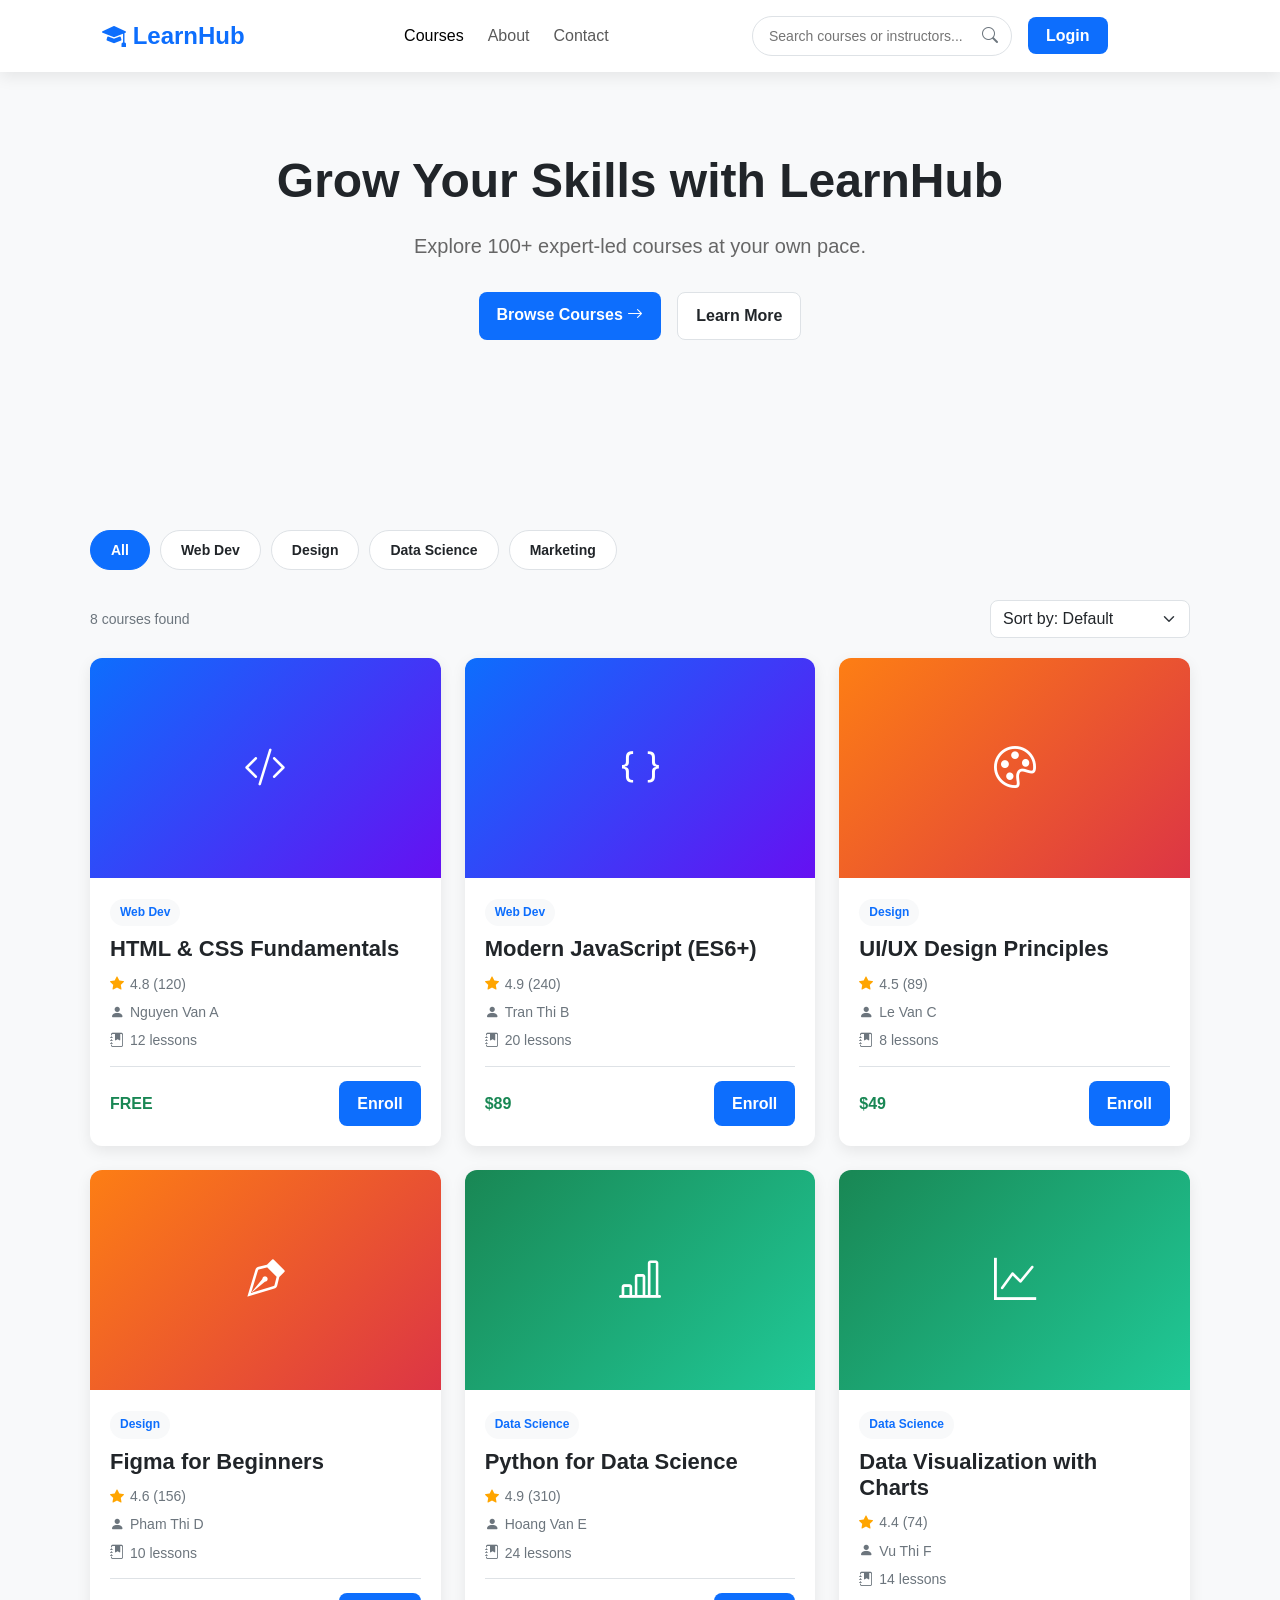
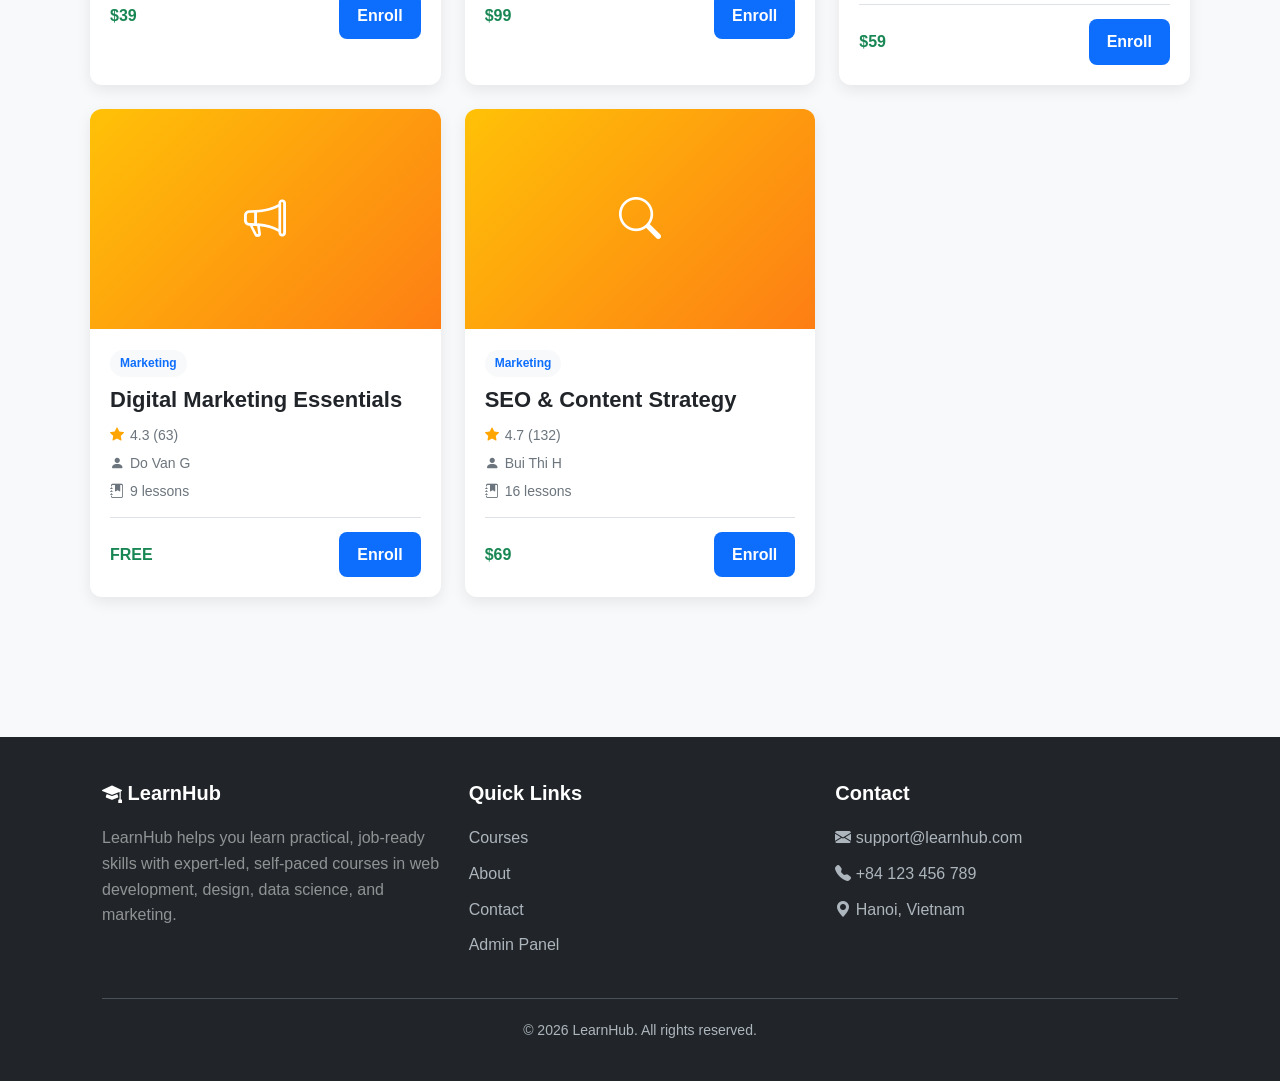
<file: FE/index.html>
<!doctype html>
<html lang="en">
    <head>
        <meta charset="UTF-8" />
        <meta name="viewport" content="width=device-width, initial-scale=1.0" />
        <title>LearnHub — Online Learning Platform</title>

        <!-- Bootstrap 5 CSS (CDN) -->
        <link
            href="https://cdn.jsdelivr.net/npm/bootstrap@5.3.3/dist/css/bootstrap.min.css"
            rel="stylesheet"
        />
        <!-- Bootstrap Icons (CDN) -->
        <link
            rel="stylesheet"
            href="https://cdn.jsdelivr.net/npm/bootstrap-icons@1.11.3/font/bootstrap-icons.css"
        />
        <!-- Shared custom styles -->
        <link rel="stylesheet" href="Style.css" />
    </head>
    <body>
        <!-- ===================== NAVBAR ===================== -->
        <nav class="navbar navbar-expand-lg sticky-top">
            <div class="container">
                <a class="navbar-brand fs-4" href="index.html">
                    <i class="bi bi-mortarboard-fill"></i> LearnHub
                </a>

                <button
                    class="navbar-toggler"
                    type="button"
                    data-bs-toggle="collapse"
                    data-bs-target="#navMenu"
                    aria-controls="navMenu"
                    aria-expanded="false"
                    aria-label="Toggle navigation"
                >
                    <span class="navbar-toggler-icon"></span>
                </button>

                <div class="collapse navbar-collapse" id="navMenu">
                    <ul class="navbar-nav mx-auto mb-3 mb-lg-0 gap-lg-2">
                        <li class="nav-item">
                            <a class="nav-link active" href="index.html"
                                >Courses</a
                            >
                        </li>
                        <li class="nav-item">
                            <a class="nav-link" href="#about">About</a>
                        </li>
                        <li class="nav-item">
                            <a class="nav-link" href="#contact">Contact</a>
                        </li>
                    </ul>

                    <div class="d-flex align-items-center gap-3">
                        <div class="search-wrapper" id="searchWrapper">
                            <input
                                type="text"
                                id="searchInput"
                                class="search-input"
                                placeholder="Search courses or instructors..."
                                aria-label="Search courses"
                            />
                            <i class="bi bi-search search-icon"></i>
                            <button
                                class="search-clear"
                                id="searchClear"
                                aria-label="Clear search"
                            >
                                <i class="bi bi-x-circle-fill"></i>
                            </button>
                        </div>
                        <div class="auth-nav-slot" data-auth-nav>
                            <a
                                class="btn-custom btn-primary-custom"
                                href="login.html"
                                >Login</a
                            >
                        </div>
                    </div>
                </div>
            </div>
        </nav>

        <!-- ===================== HERO ===================== -->
        <header class="hero bg-light-custom">
            <div class="container text-center">
                <h1 class="hero-title">Grow Your Skills with LearnHub</h1>
                <p class="hero-text fs-5">
                    Explore 100+ expert-led courses at your own pace.
                </p>
                <div class="d-flex justify-content-center gap-3 flex-wrap">
                    <a href="#courses" class="btn-custom btn-primary-custom">
                        Browse Courses <i class="bi bi-arrow-right"></i>
                    </a>
                    <a
                        href="#about"
                        class="btn-custom"
                        style="
                            background: var(--white);
                            border: 1px solid var(--border);
                        "
                    >
                        Learn More
                    </a>
                </div>
            </div>
        </header>

        <!-- ===================== COURSE LISTING ===================== -->
        <main class="container section-padding" id="courses">
            <!-- Category tabs -->
            <div class="category-tabs">
                <button class="tab-btn active" data-category="All">All</button>
                <button class="tab-btn" data-category="Web Dev">Web Dev</button>
                <button class="tab-btn" data-category="Design">Design</button>
                <button class="tab-btn" data-category="Data Science">
                    Data Science
                </button>
                <button class="tab-btn" data-category="Marketing">
                    Marketing
                </button>
            </div>

            <!-- Toolbar: results count + sort -->
            <div class="toolbar">
                <span class="results-count" id="resultsCount"
                    >8 courses found</span
                >
                <select
                    class="form-select sort-select"
                    id="sortSelect"
                    aria-label="Sort courses"
                >
                    <option value="default">Sort by: Default</option>
                    <option value="price-asc">Price: Low to High</option>
                    <option value="price-desc">Price: High to Low</option>
                    <option value="rating-desc">Rating: High to Low</option>
                </select>
            </div>

            <!-- Course cards grid -->
            <div class="row g-4" id="courseGrid">
                <!-- Cards are injected here by app.js -->
            </div>

            <!-- Empty state -->
            <div class="no-courses" id="noCourses">
                <i class="bi bi-emoji-frown d-block"></i>
                <p class="fs-5 mb-0">No courses found</p>
                <p>Try a different search term or category.</p>
            </div>
        </main>

        <!-- ===================== FOOTER ===================== -->
        <footer id="contact">
            <div class="container">
                <div class="row g-4">
                    <div class="col-lg-4 col-md-6">
                        <div class="footer-title fs-5">
                            <i class="bi bi-mortarboard-fill"></i> LearnHub
                        </div>
                        <p class="text-white-50">
                            LearnHub helps you learn practical, job-ready skills
                            with expert-led, self-paced courses in web
                            development, design, data science, and marketing.
                        </p>
                    </div>
                    <div class="col-lg-4 col-md-6">
                        <div class="footer-title fs-5">Quick Links</div>
                        <a href="index.html" class="footer-link">Courses</a>
                        <a href="#about" class="footer-link">About</a>
                        <a href="#contact" class="footer-link">Contact</a>
                        <a href="admin.html" class="footer-link">Admin Panel</a>
                    </div>
                    <div class="col-lg-4 col-md-6">
                        <div class="footer-title fs-5">Contact</div>
                        <a
                            href="mailto:support@learnhub.com"
                            class="footer-link"
                        >
                            <i class="bi bi-envelope-fill"></i>
                            support@learnhub.com
                        </a>
                        <a href="tel:+84123456789" class="footer-link">
                            <i class="bi bi-telephone-fill"></i> +84 123 456 789
                        </a>
                        <a href="#" class="footer-link">
                            <i class="bi bi-geo-alt-fill"></i> Hanoi, Vietnam
                        </a>
                    </div>
                </div>
                <div class="footer-bottom">
                    &copy; 2026 LearnHub. All rights reserved.
                </div>
            </div>
        </footer>

        <!-- Bootstrap JS bundle (CDN) -->
        <script src="https://cdn.jsdelivr.net/npm/bootstrap@5.3.3/dist/js/bootstrap.bundle.min.js"></script>
        <!-- Shared app logic (data, render, filter, sort) -->
        <script src="app.js"></script>
    </body>
</html>
</file>
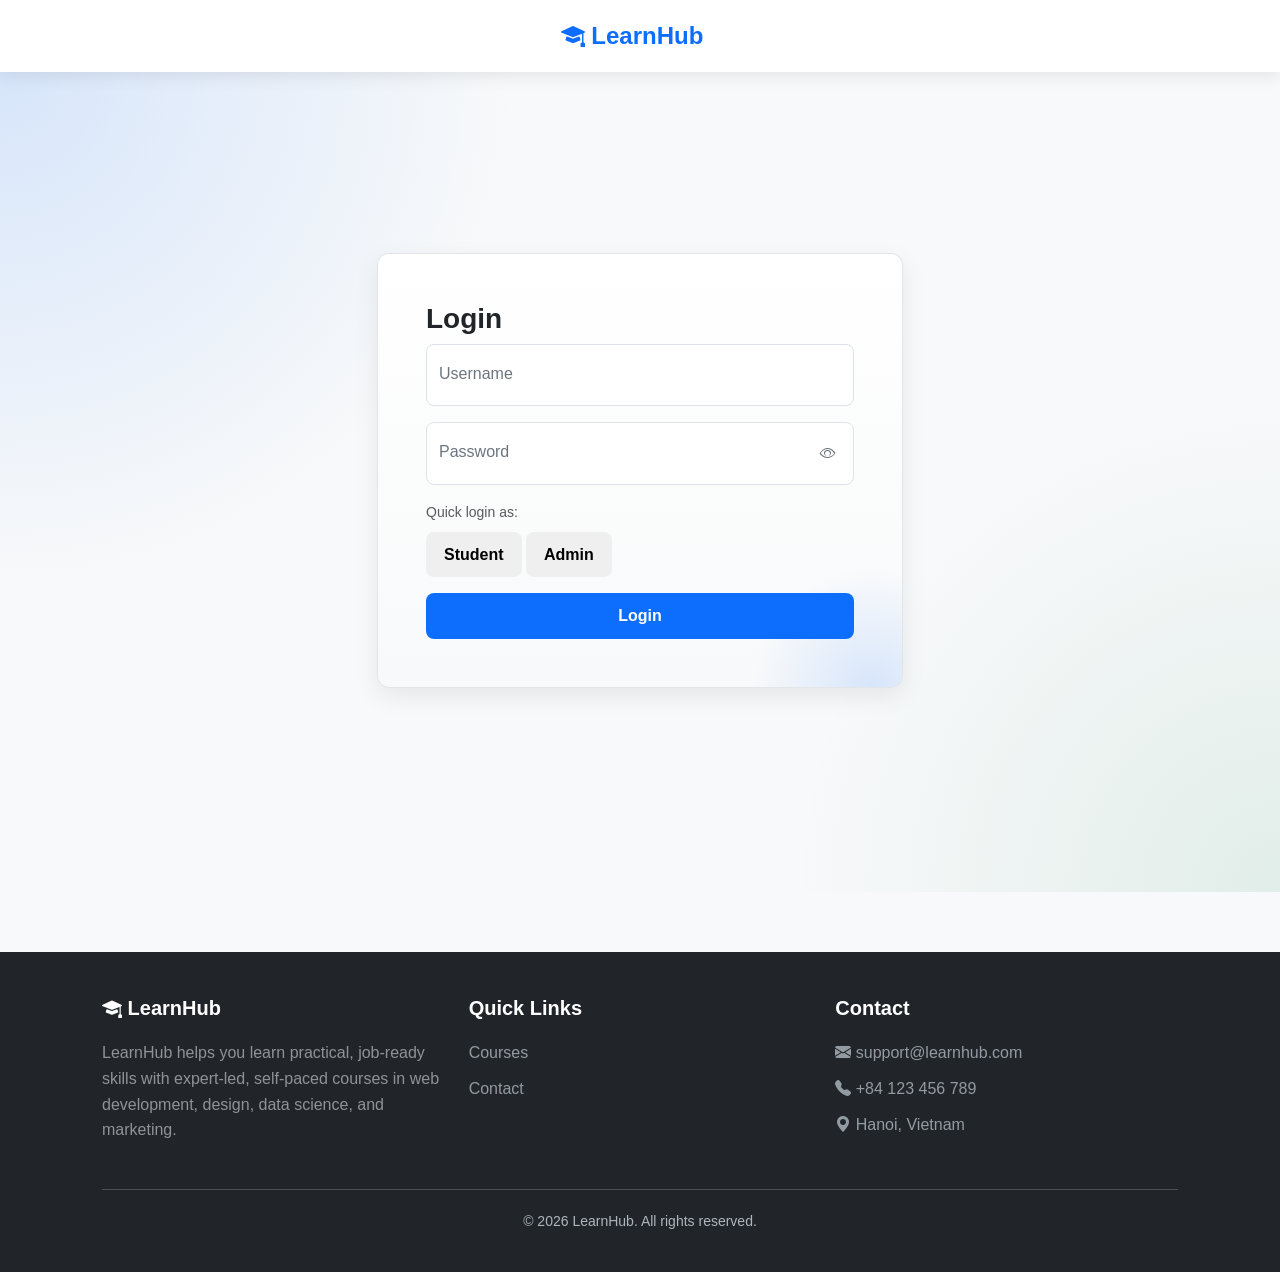
<file: FE/admin.html>
<!doctype html>
<html lang="en">
    <head>
        <meta charset="UTF-8" />
        <meta name="viewport" content="width=device-width, initial-scale=1.0" />
        <title>LearnHub — Admin Panel</title>

        <link
            href="https://cdn.jsdelivr.net/npm/bootstrap@5.3.3/dist/css/bootstrap.min.css"
            rel="stylesheet"
        />
        <link
            rel="stylesheet"
            href="https://cdn.jsdelivr.net/npm/bootstrap-icons@1.11.3/font/bootstrap-icons.css"
        />
        <link rel="stylesheet" href="Style.css" />
    </head>
    <body class="admin-body">
        <nav class="navbar navbar-expand-lg admin-topbar sticky-top">
            <div class="container-fluid px-3 px-lg-4">
                <a class="navbar-brand fs-4" href="index.html">
                    <i class="bi bi-mortarboard-fill"></i> LearnHub
                </a>
                <div class="admin-topbar-title">Admin Panel</div>
                <div class="d-flex align-items-center gap-3">
                    <div class="auth-nav-slot" data-auth-nav>
                        <a
                            class="btn-custom btn-primary-custom"
                            href="login.html"
                            >Login</a
                        >
                    </div>
                </div>
            </div>
        </nav>

        <div class="admin-shell">
            <aside class="admin-sidebar" aria-label="Admin navigation">
                <button
                    class="admin-nav-link"
                    type="button"
                    data-admin-tab="dashboard"
                >
                    <i class="bi bi-house-door-fill"></i>
                    <span>Dashboard</span>
                </button>
                <button
                    class="admin-nav-link active"
                    type="button"
                    data-admin-tab="courses"
                >
                    <i class="bi bi-journal-bookmark-fill"></i>
                    <span>Courses</span>
                </button>
                <button
                    class="admin-nav-link"
                    type="button"
                    data-admin-tab="instructors"
                >
                    <i class="bi bi-person-badge-fill"></i>
                    <span>Instructors</span>
                </button>
                <button
                    class="admin-nav-link"
                    type="button"
                    data-admin-tab="reports"
                >
                    <i class="bi bi-bar-chart-fill"></i>
                    <span>Reports</span>
                </button>
            </aside>

            <main class="admin-main">
                <section id="adminView" class="admin-view"></section>
            </main>
        </div>

        <div
            class="modal fade"
            id="courseModal"
            tabindex="-1"
            aria-labelledby="courseModalTitle"
            aria-hidden="true"
        >
            <div class="modal-dialog modal-lg modal-dialog-centered">
                <div class="modal-content">
                    <form id="courseForm" novalidate>
                        <div class="modal-header">
                            <h2 class="modal-title fs-5" id="courseModalTitle">
                                Add New Course
                            </h2>
                            <button
                                type="button"
                                class="btn-close"
                                data-bs-dismiss="modal"
                                aria-label="Close"
                            ></button>
                        </div>
                        <div class="modal-body">
                            <input type="hidden" id="courseId" />
                            <div class="row g-3">
                                <div class="col-md-6">
                                    <label class="form-label" for="courseTitle"
                                        >Title</label
                                    >
                                    <input
                                        class="form-control"
                                        id="courseTitle"
                                        type="text"
                                        required
                                        minlength="5"
                                    />
                                    <div class="invalid-feedback">
                                        Title must be at least 5 characters.
                                    </div>
                                </div>
                                <div class="col-md-6">
                                    <label
                                        class="form-label"
                                        for="courseCategory"
                                        >Category</label
                                    >
                                    <select
                                        class="form-select"
                                        id="courseCategory"
                                        required
                                    >
                                        <option value="">
                                            Choose category
                                        </option>
                                        <option value="Web Dev">Web Dev</option>
                                        <option value="Design">Design</option>
                                        <option value="Data Science">
                                            Data Science
                                        </option>
                                        <option value="Marketing">
                                            Marketing
                                        </option>
                                        <option value="Other">Other</option>
                                    </select>
                                    <div class="invalid-feedback">
                                        Category is required.
                                    </div>
                                </div>
                                <div class="col-md-6">
                                    <label
                                        class="form-label"
                                        for="courseInstructor"
                                        >Instructor Name</label
                                    >
                                    <input
                                        class="form-control"
                                        id="courseInstructor"
                                        type="text"
                                        required
                                    />
                                    <div class="invalid-feedback">
                                        Instructor is required.
                                    </div>
                                </div>
                                <div class="col-md-6">
                                    <label
                                        class="form-label"
                                        for="courseLessons"
                                        >Lesson Count</label
                                    >
                                    <input
                                        class="form-control"
                                        id="courseLessons"
                                        type="number"
                                        min="1"
                                        max="100"
                                        required
                                    />
                                    <div class="invalid-feedback">
                                        Lessons must be from 1 to 100.
                                    </div>
                                </div>
                                <div class="col-md-4">
                                    <label class="form-label" for="coursePrice"
                                        >Price</label
                                    >
                                    <input
                                        class="form-control"
                                        id="coursePrice"
                                        type="number"
                                        min="0"
                                        step="1"
                                        required
                                    />
                                    <div class="invalid-feedback">
                                        Price must be 0 or higher.
                                    </div>
                                </div>
                                <div class="col-md-4">
                                    <label class="form-label" for="courseRating"
                                        >Rating</label
                                    >
                                    <input
                                        class="form-control"
                                        id="courseRating"
                                        type="number"
                                        min="1"
                                        max="5"
                                        step="0.1"
                                        required
                                    />
                                    <div class="invalid-feedback">
                                        Rating must be from 1.0 to 5.0.
                                    </div>
                                </div>
                                <div class="col-md-4">
                                    <label class="form-label" for="courseStatus"
                                        >Status</label
                                    >
                                    <select
                                        class="form-select"
                                        id="courseStatus"
                                        required
                                    >
                                        <option value="Published">
                                            Published
                                        </option>
                                        <option value="Draft">Draft</option>
                                    </select>
                                    <div class="invalid-feedback">
                                        Status is required.
                                    </div>
                                </div>
                            </div>
                        </div>
                        <div class="modal-footer">
                            <button
                                type="button"
                                class="btn btn-outline-secondary"
                                data-bs-dismiss="modal"
                            >
                                Cancel
                            </button>
                            <button type="submit" class="btn btn-primary">
                                Save Course
                            </button>
                        </div>
                    </form>
                </div>
            </div>
        </div>

        <div
            class="modal fade"
            id="deleteModal"
            tabindex="-1"
            aria-labelledby="deleteModalTitle"
            aria-hidden="true"
        >
            <div class="modal-dialog modal-dialog-centered">
                <div class="modal-content">
                    <div class="modal-header">
                        <h2 class="modal-title fs-5" id="deleteModalTitle">
                            Delete Course
                        </h2>
                        <button
                            type="button"
                            class="btn-close"
                            data-bs-dismiss="modal"
                            aria-label="Close"
                        ></button>
                    </div>
                    <div class="modal-body">
                        <p class="mb-0">
                            Are you sure you want to delete
                            <strong id="deleteCourseTitle">this course</strong>?
                        </p>
                    </div>
                    <div class="modal-footer">
                        <button
                            type="button"
                            class="btn btn-outline-secondary"
                            data-bs-dismiss="modal"
                        >
                            Cancel
                        </button>
                        <button
                            type="button"
                            class="btn btn-danger"
                            id="confirmDeleteBtn"
                        >
                            Delete
                        </button>
                    </div>
                </div>
            </div>
        </div>

        <div class="toast-container position-fixed bottom-0 end-0 p-3">
            <div
                id="adminToast"
                class="toast align-items-center text-bg-success border-0"
                role="status"
                aria-live="polite"
                aria-atomic="true"
            >
                <div class="d-flex">
                    <div class="toast-body" id="adminToastMessage">
                        Course saved.
                    </div>
                    <button
                        type="button"
                        class="btn-close btn-close-white me-2 m-auto"
                        data-bs-dismiss="toast"
                        aria-label="Close"
                    ></button>
                </div>
            </div>
        </div>

        <script src="https://cdn.jsdelivr.net/npm/bootstrap@5.3.3/dist/js/bootstrap.bundle.min.js"></script>
        <script src="app.js"></script>
        <script src="admin.js"></script>
    </body>
</html>
</file>
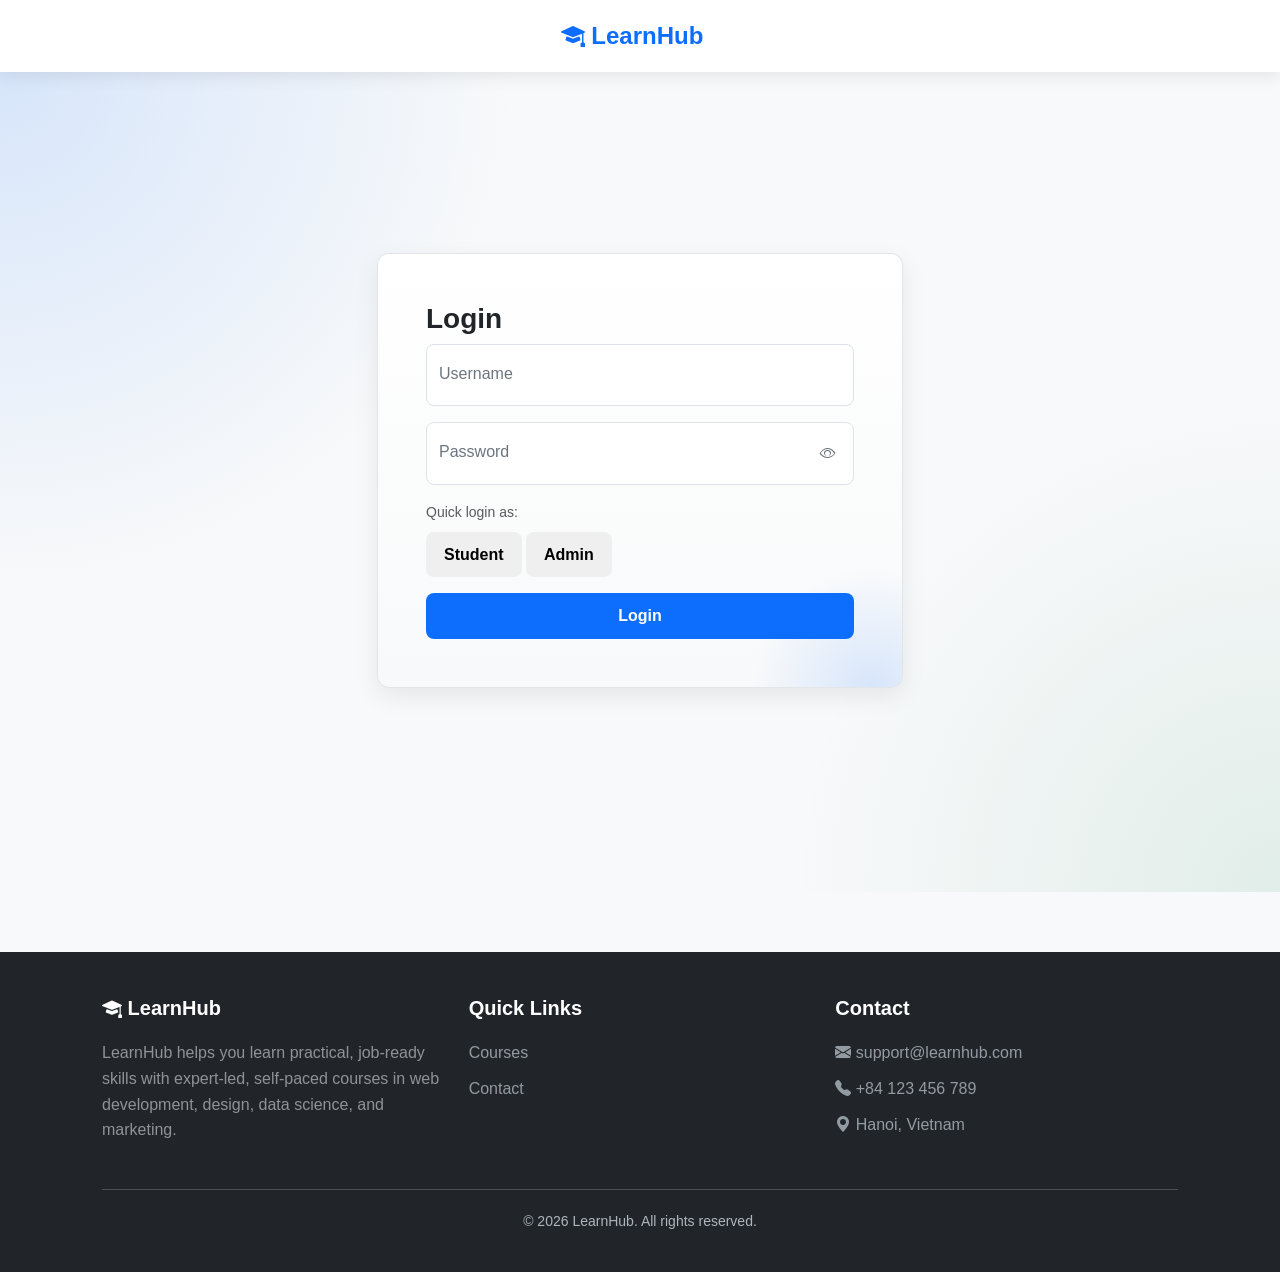
<file: FE/lesson.html>
<!doctype html>
<html lang="en">
    <head>
        <meta charset="UTF-8" />
        <meta name="viewport" content="width=device-width, initial-scale=1.0" />
        <title>Lesson | LearnHub</title>

        <link
            href="https://cdn.jsdelivr.net/npm/bootstrap@5.3.3/dist/css/bootstrap.min.css"
            rel="stylesheet"
        />
        <link rel="stylesheet" href="Style.css" />
        <link
            rel="stylesheet"
            href="https://cdn.jsdelivr.net/npm/bootstrap-icons@1.11.3/font/bootstrap-icons.css"
        />
    </head>

    <body>
        <nav class="navbar navbar-expand-lg sticky-top">
            <div class="container">
                <a class="navbar-brand fs-4" href="index.html">
                    <i class="bi bi-mortarboard-fill"></i> LearnHub
                </a>

                <button
                    class="navbar-toggler"
                    type="button"
                    data-bs-toggle="collapse"
                    data-bs-target="#lessonNavMenu"
                    aria-controls="lessonNavMenu"
                    aria-expanded="false"
                    aria-label="Toggle navigation"
                >
                    <span class="navbar-toggler-icon"></span>
                </button>

                <div
                    class="collapse navbar-collapse align-items-lg-center gap-lg-3"
                    id="lessonNavMenu"
                >
                    <div
                        class="lesson-navbar-progress flex-grow-1 mx-lg-4 my-3 my-lg-0"
                    >
                        <div
                            class="d-flex justify-content-between align-items-center mb-1 gap-2 flex-wrap"
                        >
                            <span class="small fw-semibold text-muted"
                                >Lesson progress</span
                            >
                            <span id="progressText" class="small text-muted"
                                >0 / 0 lessons completed</span
                            >
                        </div>

                        <div class="progress progress-thin">
                            <div
                                id="progressBar"
                                class="progress-bar progress-fill bg-success"
                                role="progressbar"
                                aria-valuemin="0"
                                aria-valuemax="100"
                                aria-valuenow="0"
                            ></div>
                        </div>
                    </div>

                    <div class="d-flex align-items-center gap-3 ms-lg-auto">
                        <div class="auth-nav-slot" data-auth-nav>
                            <a
                                class="btn-custom btn-primary-custom"
                                href="login.html"
                                >Login</a
                            >
                        </div>
                    </div>
                </div>
            </div>
        </nav>

        <main class="lesson-page">
            <aside
                class="course-sidebar lesson-sidebar shadow-custom"
                id="lessonSidebar"
            >
                <div class="lesson-sidebar-header">
                    <button
                        type="button"
                        class="btn-custom btn-outline-secondary lesson-sidebar-close d-lg-none"
                        id="lessonSidebarCloseBtn"
                    >
                        <i class="bi bi-x-lg"></i>
                        Close
                    </button>

                    <a
                        id="backToCourseBtn"
                        class="btn-custom btn-outline-secondary w-100 mb-3 d-inline-flex align-items-center justify-content-center gap-2"
                        href="#"
                    >
                        <i class="bi bi-arrow-left"></i>
                        Back to Course Detail
                    </a>

                    <p class="text-uppercase text-muted small fw-semibold mb-1">
                        Course
                    </p>
                    <h3 id="courseTitle" class="mb-0"></h3>
                </div>

                <div class="accordion" id="accordionCurriculum"></div>
            </aside>

            <div class="lesson-page-content">
                <div class="lesson-mobile-toolbar d-lg-none">
                    <a
                        id="mobileBackToCourseBtn"
                        class="btn-custom btn-outline-secondary d-inline-flex align-items-center justify-content-center gap-2"
                        href="#"
                    >
                        <i class="bi bi-arrow-left"></i>
                        Back
                    </a>

                    <button
                        type="button"
                        class="btn-custom btn-primary-custom d-inline-flex align-items-center justify-content-center gap-2"
                        id="lessonSidebarOpenBtn"
                    >
                        <i class="bi bi-layout-sidebar-inset"></i>
                        Extend
                    </button>
                </div>

                <h4 id="lessonTitle" class="mt-3"></h4>

                <div class="video-container" id="lessonVideoContainer">
                    <video id="lessonVideo" controls>
                        Trình duyệt của bạn không hỗ trợ video.
                    </video>
                </div>

                <div
                    class="lesson-quiz-container d-none mt-3"
                    id="lessonQuizContainer"
                ></div>

                <div
                    class="lesson-video-nav mt-3 d-flex flex-wrap gap-2 justify-content-between"
                >
                    <button
                        type="button"
                        class="btn-custom btn-outline-secondary d-inline-flex align-items-center justify-content-center gap-2"
                        id="prevLessonBtn"
                    >
                        <i class="bi bi-arrow-left"></i>
                        Previous lesson
                    </button>

                    <button
                        type="button"
                        class="btn-custom btn-primary-custom d-inline-flex align-items-center justify-content-center gap-2"
                        id="nextLessonBtn"
                    >
                        Next lesson
                        <i class="bi bi-arrow-right"></i>
                    </button>
                </div>
            </div>
            <div
                class="lesson-sidebar-backdrop d-lg-none"
                id="lessonSidebarBackdrop"
            ></div>
        </main>

        <script src="app.js"></script>
        <script src="lesson.js"></script>
        <script src="https://cdn.jsdelivr.net/npm/bootstrap@5.3.3/dist/js/bootstrap.bundle.min.js"></script>
    </body>
</html>
</file>
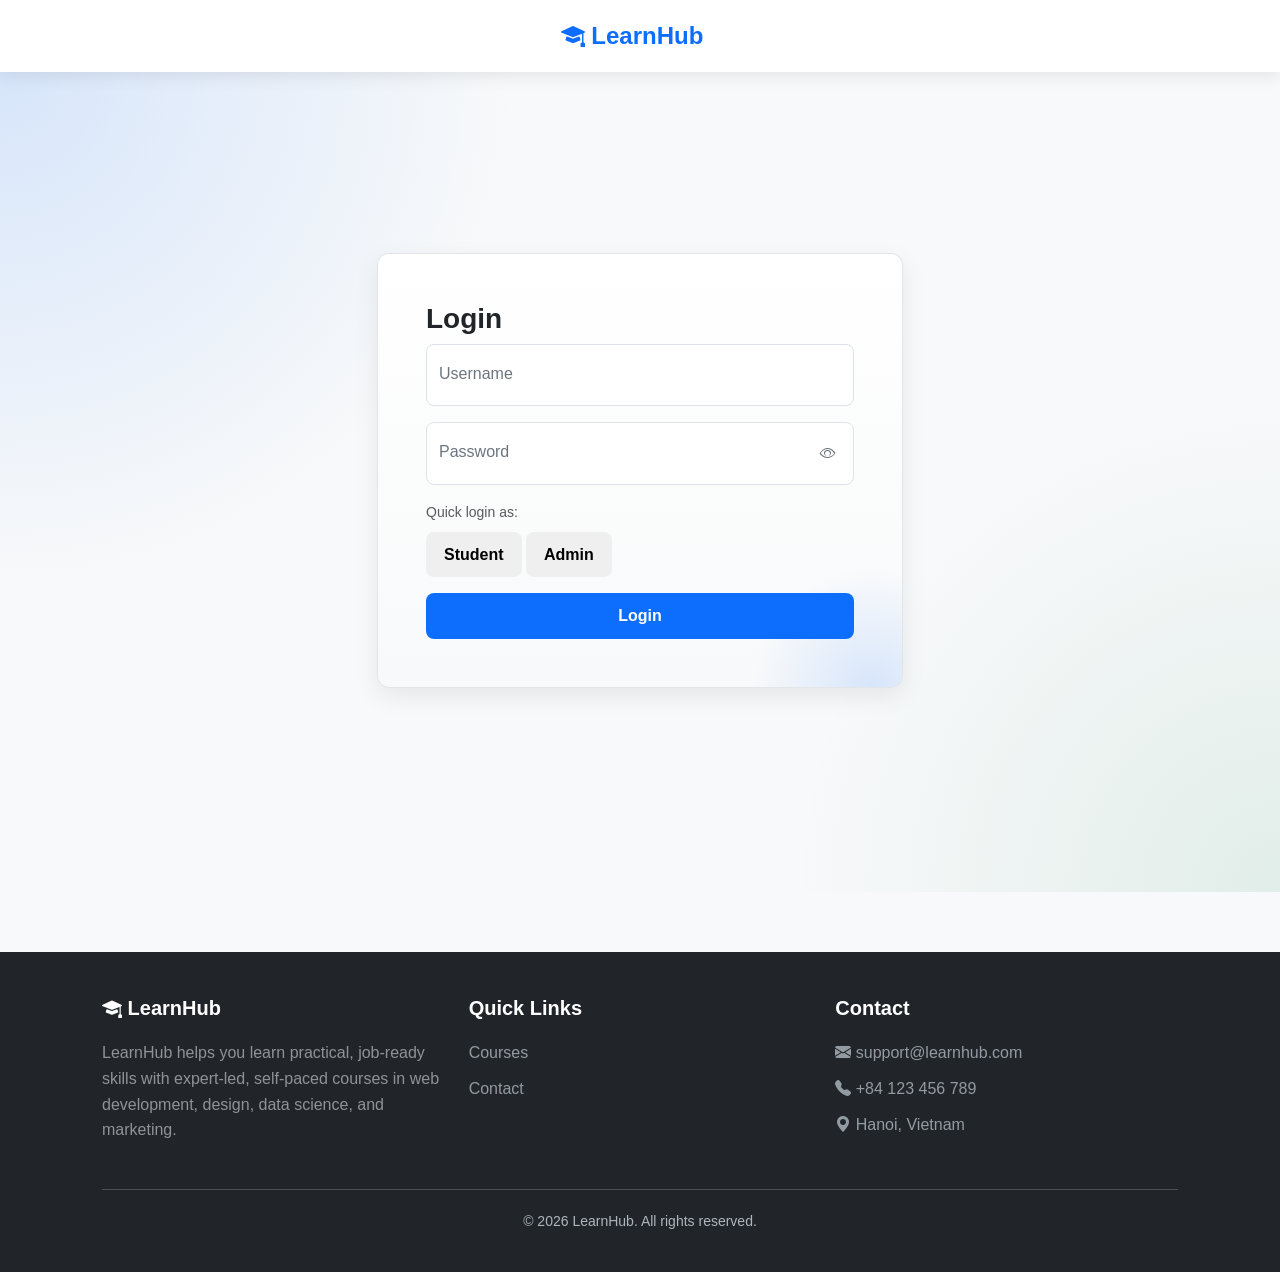
<file: FE/login.html>
<!doctype html>
<html lang="en">
    <head>
        <meta charset="UTF-8" />
        <meta name="viewport" content="width=device-width, initial-scale=1.0" />
        <title>LearnHub — Login</title>

        <link
            href="https://cdn.jsdelivr.net/npm/bootstrap@5.3.3/dist/css/bootstrap.min.css"
            rel="stylesheet"
        />
        <link
            rel="stylesheet"
            href="https://cdn.jsdelivr.net/npm/bootstrap-icons@1.11.3/font/bootstrap-icons.css"
        />
        <link rel="stylesheet" href="Style.css" />
    </head>
    <body>
        <nav class="navbar navbar-expand-lg sticky-top">
            <div class="container d-flex justify-content-center">
                <a class="navbar-brand fs-4" href="index.html">
                    <i class="bi bi-mortarboard-fill"></i> LearnHub
                </a>
            </div>
        </nav>

        <main class="auth-shell">
            <div class="container">
                <div class="row justify-content-center align-items-center g-4">
                    <div class="col-lg-6">
                        <div
                            class="card auth-panel auth-form-card shadow-custom rounded-custom p-4 p-md-5"
                        >
                            <div
                                id="authMessage"
                                class="alert auth-message"
                                role="alert"
                            ></div>

                            <h2 class="h3 fw-bold mb-2">Login</h2>

                            <form
                                data-auth-form
                                data-auth-mode="login"
                                novalidate
                            >
                                <div class="form-floating mb-3">
                                    <input
                                        type="text"
                                        class="form-control"
                                        id="username"
                                        placeholder="Username"
                                        required
                                    />
                                    <label for="username">Username</label>
                                </div>

                                <div class="mb-3 position-relative">
                                    <div class="form-floating">
                                        <input
                                            type="password"
                                            class="form-control pe-5"
                                            id="loginPassword"
                                            placeholder="Password"
                                            required
                                            minlength="6"
                                        />
                                        <label for="loginPassword"
                                            >Password</label
                                        >
                                    </div>
                                    <button
                                        type="button"
                                        class="password-toggle"
                                        data-password-toggle
                                        data-target="loginPassword"
                                        aria-label="Show password"
                                    >
                                        <i class="bi bi-eye"></i>
                                    </button>
                                </div>
                                <div class="quick-role">
                                    <span class="small text-muted mb-2 d-block"
                                        >Quick login as:</span
                                    >
                                    <button
                                        type="button"
                                        class="btn-custom btn-link-custom mb-3"
                                        id="student-role"
                                    >
                                        Student
                                    </button>
                                    <button
                                        type="button"
                                        class="btn-custom btn-link-custom mb-3"
                                        id="admin-role"
                                    >
                                        Admin
                                    </button>
                                </div>
                                <button
                                    type="submit"
                                    class="btn-custom btn-primary-custom w-100"
                                >
                                    Login
                                </button>
                            </form>
                        </div>
                    </div>
                </div>
            </div>
        </main>

        <footer id="contact">
            <div class="container">
                <div class="row g-4">
                    <div class="col-lg-4 col-md-6">
                        <div class="footer-title fs-5">
                            <i class="bi bi-mortarboard-fill"></i> LearnHub
                        </div>
                        <p class="text-white-50">
                            LearnHub helps you learn practical, job-ready skills
                            with expert-led, self-paced courses in web
                            development, design, data science, and marketing.
                        </p>
                    </div>
                    <div class="col-lg-4 col-md-6">
                        <div class="footer-title fs-5">Quick Links</div>
                        <a
                            href="index.html"
                            class="footer-link auth-footer-link"
                            >Courses</a
                        >
                        <a href="#contact" class="footer-link auth-footer-link"
                            >Contact</a
                        >
                    </div>
                    <div class="col-lg-4 col-md-6">
                        <div class="footer-title fs-5">Contact</div>
                        <a
                            href="mailto:support@learnhub.com"
                            class="footer-link auth-footer-link"
                        >
                            <i class="bi bi-envelope-fill"></i>
                            support@learnhub.com
                        </a>
                        <a
                            href="tel:+84123456789"
                            class="footer-link auth-footer-link"
                        >
                            <i class="bi bi-telephone-fill"></i> +84 123 456 789
                        </a>
                        <a href="#" class="footer-link auth-footer-link">
                            <i class="bi bi-geo-alt-fill"></i> Hanoi, Vietnam
                        </a>
                    </div>
                </div>
                <div class="footer-bottom">
                    &copy; 2026 LearnHub. All rights reserved.
                </div>
            </div>
        </footer>

        <script src="https://cdn.jsdelivr.net/npm/bootstrap@5.3.3/dist/js/bootstrap.bundle.min.js"></script>
        <script src="app.js"></script>
        <script>
            const quickStudentBtn = document.getElementById("student-role");
            const quickAdminBtn = document.getElementById("admin-role");
            const usernameInput = document.getElementById("username");
            const passwordInput = document.getElementById("loginPassword");
            const submitBtn = document.querySelector(
                'form[data-auth-form] button[type="submit"]',
            );
            quickStudentBtn.addEventListener("click", () => {
                usernameInput.value = "student1";
                passwordInput.value = "password1";
                submitBtn.click();
            });
            quickAdminBtn.addEventListener("click", () => {
                usernameInput.value = "admin1";
                passwordInput.value = "adminpass1";
                submitBtn.click();
            });
        </script>
    </body>
</html>
</file>
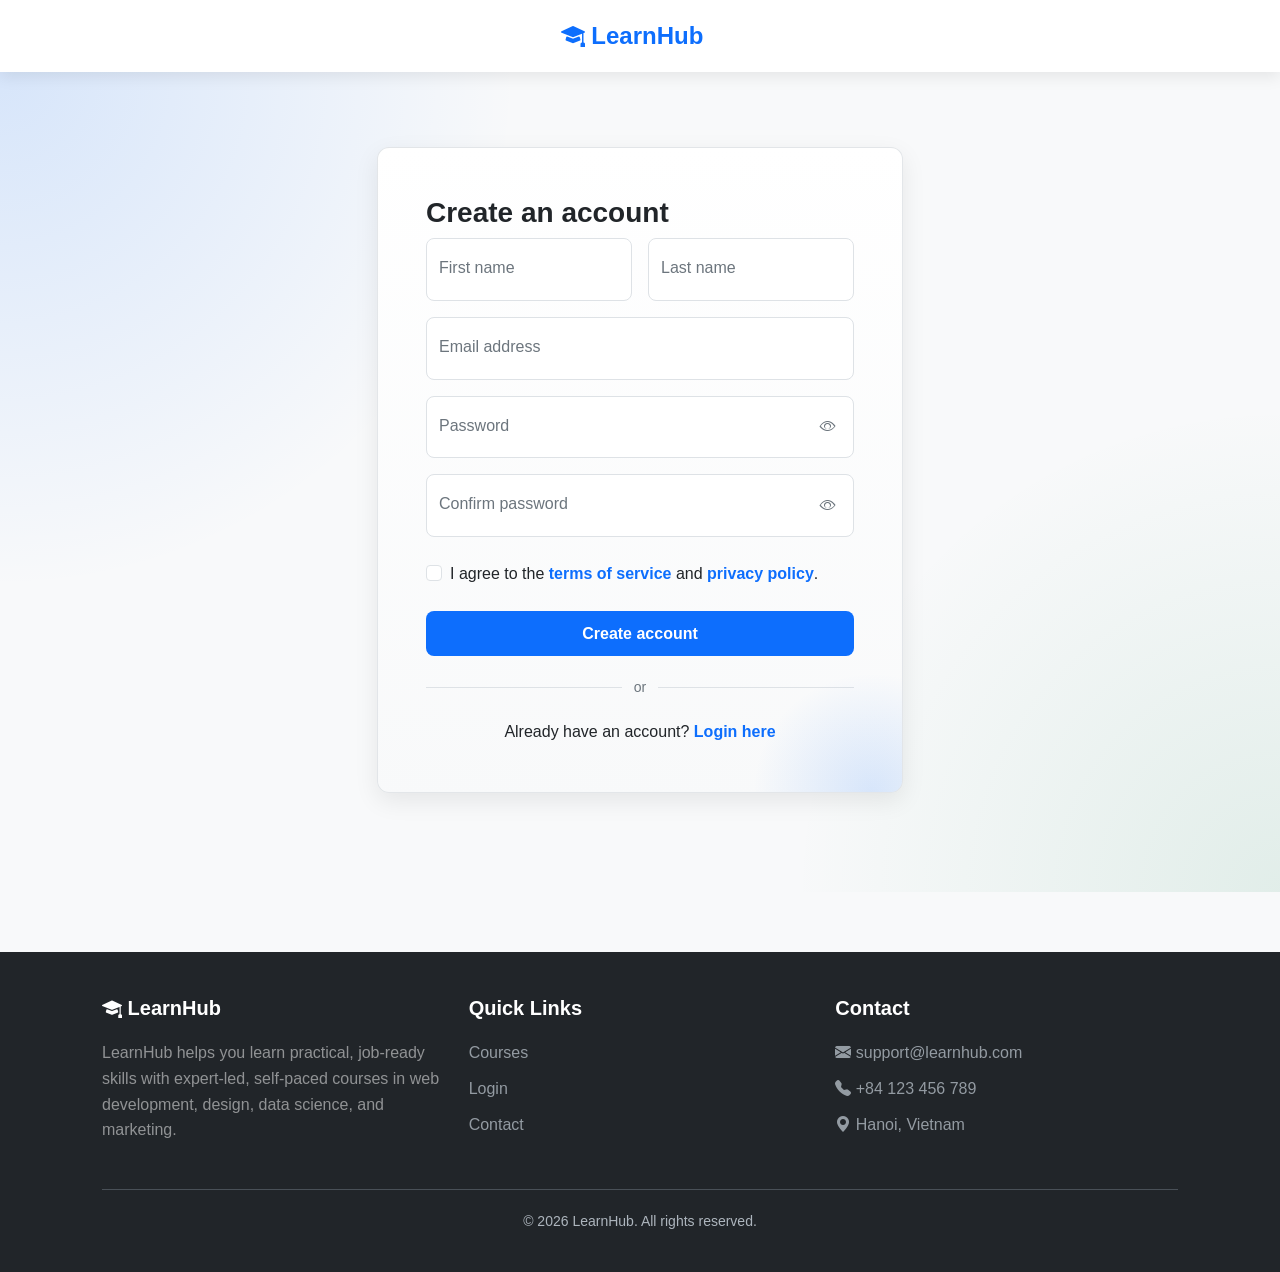
<file: FE/signup.html>
<!doctype html>
<html lang="en">
    <head>
        <meta charset="UTF-8" />
        <meta name="viewport" content="width=device-width, initial-scale=1.0" />
        <title>LearnHub — Sign Up</title>

        <link
            href="https://cdn.jsdelivr.net/npm/bootstrap@5.3.3/dist/css/bootstrap.min.css"
            rel="stylesheet"
        />
        <link
            rel="stylesheet"
            href="https://cdn.jsdelivr.net/npm/bootstrap-icons@1.11.3/font/bootstrap-icons.css"
        />
        <link rel="stylesheet" href="Style.css" />
    </head>
    <body>
        <nav class="navbar navbar-expand-lg sticky-top">
            <div class="container d-flex justify-content-center">
                <a class="navbar-brand fs-4" href="index.html">
                    <i class="bi bi-mortarboard-fill"></i> LearnHub
                </a>
            </div>
        </nav>

        <main class="auth-shell">
            <div class="container">
                <div class="row justify-content-center align-items-center g-4">
                    <div class="col-lg-6 order-lg-1">
                        <div
                            class="card auth-panel auth-form-card shadow-custom rounded-custom p-4 p-md-5"
                        >
                            <div
                                id="authMessage"
                                class="alert auth-message"
                                role="alert"
                            ></div>

                            <h2 class="h3 fw-bold mb-2">Create an account</h2>

                            <form
                                data-auth-form
                                data-auth-mode="signup"
                                novalidate
                            >
                                <div class="row g-3">
                                    <div class="col-md-6">
                                        <div class="form-floating">
                                            <input
                                                type="text"
                                                class="form-control"
                                                id="firstName"
                                                placeholder="First name"
                                                required
                                            />
                                            <label for="firstName"
                                                >First name</label
                                            >
                                        </div>
                                    </div>
                                    <div class="col-md-6">
                                        <div class="form-floating">
                                            <input
                                                type="text"
                                                class="form-control"
                                                id="lastName"
                                                placeholder="Last name"
                                                required
                                            />
                                            <label for="lastName"
                                                >Last name</label
                                            >
                                        </div>
                                    </div>
                                </div>

                                <div class="form-floating mt-3">
                                    <input
                                        type="email"
                                        class="form-control"
                                        id="signupEmail"
                                        placeholder="name@example.com"
                                        required
                                    />
                                    <label for="signupEmail"
                                        >Email address</label
                                    >
                                </div>

                                <div class="mt-3 position-relative">
                                    <div class="form-floating">
                                        <input
                                            type="password"
                                            class="form-control pe-5"
                                            id="signupPassword"
                                            placeholder="Password"
                                            required
                                            minlength="6"
                                        />
                                        <label for="signupPassword"
                                            >Password</label
                                        >
                                    </div>
                                    <button
                                        type="button"
                                        class="password-toggle"
                                        data-password-toggle
                                        data-target="signupPassword"
                                        aria-label="Show password"
                                    >
                                        <i class="bi bi-eye"></i>
                                    </button>
                                </div>

                                <div class="mt-3 position-relative">
                                    <div class="form-floating">
                                        <input
                                            type="password"
                                            class="form-control pe-5"
                                            id="signupConfirmPassword"
                                            placeholder="Confirm password"
                                            required
                                            minlength="6"
                                        />
                                        <label for="signupConfirmPassword"
                                            >Confirm password</label
                                        >
                                    </div>
                                    <button
                                        type="button"
                                        class="password-toggle"
                                        data-password-toggle
                                        data-target="signupConfirmPassword"
                                        aria-label="Show password"
                                    >
                                        <i class="bi bi-eye"></i>
                                    </button>
                                </div>

                                <div class="form-check mt-4 mb-4">
                                    <input
                                        class="form-check-input"
                                        type="checkbox"
                                        id="termsCheck"
                                        required
                                    />
                                    <label
                                        class="form-check-label"
                                        for="termsCheck"
                                    >
                                        I agree to the
                                        <a href="#" class="auth-link"
                                            >terms of service</a
                                        >
                                        and
                                        <a href="#" class="auth-link"
                                            >privacy policy</a
                                        >.
                                    </label>
                                </div>

                                <button
                                    type="submit"
                                    class="btn-custom btn-primary-custom w-100"
                                >
                                    Create account
                                </button>
                            </form>

                            <div class="auth-divider">or</div>

                            <p class="mb-0 text-center">
                                Already have an account?
                                <a href="login.html" class="auth-link"
                                    >Login here</a
                                >
                            </p>
                        </div>
                    </div>
                </div>
            </div>
        </main>

        <footer id="contact">
            <div class="container">
                <div class="row g-4">
                    <div class="col-lg-4 col-md-6">
                        <div class="footer-title fs-5">
                            <i class="bi bi-mortarboard-fill"></i> LearnHub
                        </div>
                        <p class="text-white-50">
                            LearnHub helps you learn practical, job-ready skills
                            with expert-led, self-paced courses in web
                            development, design, data science, and marketing.
                        </p>
                    </div>
                    <div class="col-lg-4 col-md-6">
                        <div class="footer-title fs-5">Quick Links</div>
                        <a
                            href="index.html"
                            class="footer-link auth-footer-link"
                            >Courses</a
                        >
                        <a
                            href="login.html"
                            class="footer-link auth-footer-link"
                            >Login</a
                        >
                        <a href="#contact" class="footer-link auth-footer-link"
                            >Contact</a
                        >
                    </div>
                    <div class="col-lg-4 col-md-6">
                        <div class="footer-title fs-5">Contact</div>
                        <a
                            href="mailto:support@learnhub.com"
                            class="footer-link auth-footer-link"
                        >
                            <i class="bi bi-envelope-fill"></i>
                            support@learnhub.com
                        </a>
                        <a
                            href="tel:+84123456789"
                            class="footer-link auth-footer-link"
                        >
                            <i class="bi bi-telephone-fill"></i> +84 123 456 789
                        </a>
                        <a href="#" class="footer-link auth-footer-link">
                            <i class="bi bi-geo-alt-fill"></i> Hanoi, Vietnam
                        </a>
                    </div>
                </div>
                <div class="footer-bottom">
                    &copy; 2026 LearnHub. All rights reserved.
                </div>
            </div>
        </footer>

        <script src="https://cdn.jsdelivr.net/npm/bootstrap@5.3.3/dist/js/bootstrap.bundle.min.js"></script>
        <script src="app.js"></script>
    </body>
</html>
</file>
<file: FE/Style.css>
﻿* {
    margin: 0;
    padding: 0;
    box-sizing: border-box;
}

html {
    scroll-behavior: smooth;
}

body {
    font-family: "Segoe UI", sans-serif;
    background: #f8f9fa;
    color: #212529;
    line-height: 1.6;
}

img {
    max-width: 100%;
    display: block;
}

a {
    text-decoration: none;
    color: inherit;
}

ul {
    list-style: none;
}

:root {
    --primary: #0d6efd;
    --secondary: #6c757d;
    --success: #198754;
    --danger: #dc3545;
    --warning: #ffc107;
    --white: #fff;
    --light: #f8f9fa;
    --dark: #212529;
    --border: #dee2e6;
    --radius: 10px;
    --shadow: 0 5px 15px rgba(0, 0, 0, 0.08);
}

.navbar {
    background: var(--white);
    box-shadow: var(--shadow);
    padding: 12px 0;
}

.navbar-brand {
    font-weight: 700;
    color: var(--primary);
}

.nav-link {
    font-weight: 500;
    transition: 0.3s;
}

.nav-link:hover {
    color: var(--primary);
}

.nav-admin {
    color: var(--danger);
    font-weight: 600;
}

.btn-custom {
    border: none;
    border-radius: 8px;
    padding: 10px 18px;
    font-weight: 600;
    cursor: pointer;
    transition: 0.3s;
}

.btn-primary-custom {
    background: var(--primary);
    color: var(--white);
}

.btn-primary-custom:hover {
    background: #0056d2;
}

.auth-nav-slot {
    min-width: 150px;
}

.lesson-navbar-progress {
    min-width: 260px;
    max-width: 540px;
}

.auth-nav-stack {
    display: flex;
    flex-direction: column;
    align-items: stretch;
    gap: 8px;
    min-width: 150px;
}

.auth-user-name {
    display: block;
    text-align: center;
    font-weight: 700;
    color: var(--dark);
    line-height: 1.2;
}

.btn-logout-custom {
    padding: 0;
    background: transparent;
    border: 1px solid var(--danger);
    color: var(--danger);
}

.btn-logout-custom:hover {
    background: rgba(13, 110, 253, 0.08);
    border-color: var(--primary);
    color: var(--primary);
}

.hero {
    padding: 80px 0;
}

.hero-title {
    font-size: 48px;
    font-weight: 700;
    margin-bottom: 20px;
}

.hero-text {
    color: #666;
    margin-bottom: 30px;
}

.course-card {
    background: var(--white);
    border-radius: 12px;
    overflow: hidden;
    box-shadow: var(--shadow);
    transition: 0.3s;
    height: 100%;
}

.course-card:hover {
    transform: translateY(-5px);
    box-shadow: 0 10px 20px rgba(0, 0, 0, 0.15);
}

.course-image {
    width: 100%;
    height: 220px;
    object-fit: cover;
}

.course-body {
    padding: 20px;
}

.course-title {
    font-size: 22px;
    font-weight: 700;
    margin-bottom: 10px;
}

.course-price {
    color: var(--success);
    font-weight: 700;
}

.course-rating {
    color: orange;
}

footer {
    background: var(--dark);
    color: var(--white);
    padding: 40px 0;
    margin-top: 60px;
}

.form-control,
.form-select {
    border-radius: 8px;
}

.form-control:focus,
.form-select:focus {
    border-color: var(--primary);
    box-shadow: 0 0 0 0.2rem rgba(13, 110, 253, 0.2);
}

.table {
    background: var(--white);
}

.modal-content {
    border: none;
    border-radius: 12px;
}

.sidebar {
    min-height: 100vh;
    background: var(--dark);
    color: var(--white);
}

.section-padding {
    padding: 80px 0;
}

.shadow-custom {
    box-shadow: var(--shadow);
}

.rounded-custom {
    border-radius: var(--radius);
}

.text-primary-custom {
    color: var(--primary);
}

.bg-light-custom {
    background: var(--light);
}

/* Search box in navbar */
.search-wrapper {
    position: relative;
    width: 260px;
}

.search-input {
    border-radius: 20px;
    padding: 8px 36px 8px 16px;
    border: 1px solid var(--border);
    width: 100%;
    font-size: 14px;
    outline: none;
    transition: 0.3s;
}

.search-input:focus {
    border-color: var(--primary);
    box-shadow: 0 0 0 0.15rem rgba(13, 110, 253, 0.15);
}

.search-icon {
    position: absolute;
    right: 14px;
    top: 50%;
    transform: translateY(-50%);
    color: var(--secondary);
    pointer-events: none;
}

.search-clear {
    position: absolute;
    right: 10px;
    top: 50%;
    transform: translateY(-50%);
    color: var(--secondary);
    cursor: pointer;
    background: none;
    border: none;
    display: none;
    font-size: 16px;
    line-height: 1;
}

.search-wrapper.has-text .search-icon {
    display: none;
}

.search-wrapper.has-text .search-clear {
    display: block;
}

/* Category tabs */
.category-tabs {
    display: flex;
    flex-wrap: wrap;
    gap: 10px;
    margin: 30px 0;
}

.tab-btn {
    border: 1px solid var(--border);
    background: var(--white);
    color: var(--dark);
    padding: 8px 20px;
    border-radius: 30px;
    font-weight: 600;
    font-size: 14px;
    cursor: pointer;
    transition: 0.25s;
}

.tab-btn:hover {
    border-color: var(--primary);
    color: var(--primary);
}

.tab-btn.active {
    background: var(--primary);
    border-color: var(--primary);
    color: var(--white);
}

/* Toolbar */
.toolbar {
    display: flex;
    align-items: center;
    justify-content: space-between;
    flex-wrap: wrap;
    gap: 12px;
    margin-bottom: 20px;
}

.results-count {
    color: var(--secondary);
    font-size: 14px;
}

.sort-select {
    width: auto;
    min-width: 200px;
}

/* Course thumbnail placeholder */
.course-image.thumb-placeholder {
    height: 220px;
    display: flex;
    align-items: center;
    justify-content: center;
    font-size: 42px;
    color: var(--white);
}

.thumb-web-dev {
    background: linear-gradient(135deg, #0d6efd, #6610f2);
}
.thumb-design {
    background: linear-gradient(135deg, #fd7e14, #dc3545);
}
.thumb-data-science {
    background: linear-gradient(135deg, #198754, #20c997);
}
.thumb-marketing {
    background: linear-gradient(135deg, #ffc107, #fd7e14);
}

/* Course meta rows */
.course-meta {
    display: flex;
    align-items: center;
    gap: 6px;
    font-size: 14px;
    color: var(--secondary);
    margin-bottom: 6px;
}

.course-footer {
    display: flex;
    align-items: center;
    justify-content: space-between;
    margin-top: 14px;
    padding-top: 14px;
    border-top: 1px solid var(--border);
}

.badge-category {
    display: inline-block;
    font-size: 12px;
    font-weight: 600;
    padding: 4px 10px;
    border-radius: 20px;
    background: var(--light);
    color: var(--primary);
    margin-bottom: 10px;
}

/* No courses found state */
.no-courses {
    text-align: center;
    padding: 60px 20px;
    color: var(--secondary);
    display: none;
}

.no-courses.show {
    display: block;
}

/* Auth pages */
.auth-shell {
    min-height: calc(100vh - 80px);
    display: flex;
    align-items: center;
    padding: 48px 0 72px;
    background:
        radial-gradient(
            circle at top left,
            rgba(13, 110, 253, 0.14),
            transparent 34%
        ),
        radial-gradient(
            circle at bottom right,
            rgba(25, 135, 84, 0.1),
            transparent 32%
        ),
        var(--light);
}

.auth-panel {
    position: relative;
    overflow: hidden;
    background: linear-gradient(
        180deg,
        rgba(255, 255, 255, 0.98),
        rgba(248, 249, 250, 0.98)
    );
    border: 1px solid rgba(222, 226, 230, 0.85);
}

.auth-panel::before {
    content: "";
    position: absolute;
    inset: auto -90px -120px auto;
    width: 240px;
    height: 240px;
    border-radius: 50%;
    background: radial-gradient(
        circle,
        rgba(13, 110, 253, 0.14),
        transparent 70%
    );
    pointer-events: none;
}

.auth-brand {
    display: inline-flex;
    align-items: center;
    gap: 10px;
    font-weight: 700;
    color: var(--primary);
    margin-bottom: 16px;
}

.auth-kicker {
    display: inline-flex;
    align-items: center;
    gap: 8px;
    border-radius: 999px;
    padding: 8px 14px;
    background: rgba(13, 110, 253, 0.1);
    color: var(--primary);
    font-size: 13px;
    font-weight: 600;
    margin-bottom: 18px;
}

.auth-title {
    font-size: 40px;
    line-height: 1.1;
    font-weight: 800;
    margin-bottom: 14px;
}

.auth-text {
    color: #5f6368;
    max-width: 520px;
}

.auth-feature-list {
    display: grid;
    gap: 12px;
    margin-top: 28px;
}

.auth-feature-item {
    display: flex;
    align-items: flex-start;
    gap: 12px;
    padding: 14px 16px;
    border-radius: 14px;
    background: rgba(255, 255, 255, 0.7);
    border: 1px solid rgba(222, 226, 230, 0.75);
}

.auth-feature-icon {
    width: 38px;
    height: 38px;
    border-radius: 12px;
    display: inline-flex;
    align-items: center;
    justify-content: center;
    background: rgba(13, 110, 253, 0.12);
    color: var(--primary);
    flex-shrink: 0;
}

.auth-form-card {
    position: relative;
    z-index: 1;
}

.auth-form-card .form-control {
    padding: 12px 14px;
}

.auth-form-card .form-floating > .form-control {
    height: calc(3.8rem + 2px);
}

.auth-form-card .form-floating > label {
    color: var(--secondary);
}

.auth-divider {
    display: flex;
    align-items: center;
    gap: 12px;
    color: var(--secondary);
    font-size: 14px;
    margin: 20px 0;
}

.auth-divider::before,
.auth-divider::after {
    content: "";
    flex: 1;
    height: 1px;
    background: var(--border);
}

.auth-link {
    color: var(--primary);
    font-weight: 600;
}

.auth-link:hover {
    text-decoration: underline;
}

.password-toggle {
    position: absolute;
    right: 12px;
    top: 50%;
    transform: translateY(-50%);
    border: none;
    background: transparent;
    color: var(--secondary);
    padding: 6px;
}

.auth-message {
    display: none;
    margin-bottom: 18px;
}

.auth-message.show {
    display: block;
}

.auth-note {
    color: var(--secondary);
    font-size: 14px;
}

.auth-footer-link {
    color: var(--white);
    opacity: 0.82;
}

.auth-footer-link:hover {
    opacity: 1;
    color: var(--white);
}

.no-courses i {
    font-size: 48px;
    margin-bottom: 16px;
    color: var(--border);
}

/* Footer links */
.footer-title {
    font-weight: 700;
    margin-bottom: 16px;
}

.footer-link {
    display: block;
    color: #adb5bd;
    margin-bottom: 10px;
    transition: 0.3s;
}

.footer-link:hover {
    color: var(--white);
}

.footer-bottom {
    border-top: 1px solid #495057;
    margin-top: 30px;
    padding-top: 20px;
    text-align: center;
    color: #adb5bd;
    font-size: 14px;
}

/* =========================
   COURSE DETAIL PAGE
========================= */

.course-detail-banner {
    min-height: 320px;
    border-radius: 16px;
    overflow: hidden;
    position: relative;
    background: linear-gradient(135deg, #0d6efd, #6610f2);
    display: flex;
    align-items: center;
    justify-content: center;
    color: #fff;
}

.detail-banner-overlay {
    width: 100%;
    height: 100%;
    min-height: 320px;
    display: flex;
    align-items: center;
    justify-content: center;
    background: linear-gradient(rgba(0, 0, 0, 0.15), rgba(0, 0, 0, 0.15));
}

.detail-banner-overlay i {
    font-size: 5rem;
    opacity: 0.95;
}

.detail-banner-overlay-small {
    min-height: 180px;
}

.course-thumbnail {
    min-height: 180px;
    border-radius: 14px;
    overflow: hidden;
    background: linear-gradient(135deg, #0d6efd, #6610f2);
    display: flex;
    align-items: center;
    justify-content: center;
    color: #fff;
}

.course-sidebar {
    background: #fff;
    padding: 20px;
    border-radius: 16px;
}

.lesson-page {
    display: flex;
    min-height: calc(100vh - 72px);
    background: #f8f9fa;
}

.lesson-sidebar {
    flex: 0 0 360px;
    width: 360px;
    min-height: calc(100vh - 72px);
    margin: 0;
    border-radius: 0;
    border-right: 1px solid var(--border);
    overflow-y: auto;
    align-self: stretch;
}

.lesson-sidebar-header {
    margin-bottom: 20px;
}

.lesson-page-content {
    flex: 1;
    min-width: 0;
    padding: 24px;
}

.lesson-mobile-toolbar {
    display: flex;
    align-items: center;
    justify-content: space-between;
    gap: 12px;
    margin-bottom: 16px;
}

.lesson-sidebar-close {
    display: inline-flex;
    align-items: center;
    justify-content: center;
    gap: 8px;
    margin-bottom: 16px;
}

.lesson-sidebar-backdrop {
    position: fixed;
    inset: 0;
    background: rgba(15, 23, 42, 0.45);
    opacity: 0;
    pointer-events: none;
    transition: opacity 0.25s ease;
    z-index: 1030;
}

.lesson-sidebar-backdrop.is-visible {
    opacity: 1;
    pointer-events: auto;
}

.course-sidebar .list-group-item {
    border-left: 0;
    border-right: 0;
    padding-left: 0;
    padding-right: 0;
}

.learn-list {
    padding-left: 0;
    margin-bottom: 0;
}

.learn-item {
    list-style: none;
    display: flex;
    align-items: flex-start;
    margin-bottom: 12px;
}

.learn-item:last-child {
    margin-bottom: 0;
}

.lesson-item {
    border-bottom: 1px solid var(--border);
}

.lesson-item:last-child {
    border-bottom: 0;
}

.lesson-label {
    cursor: pointer;
    margin-bottom: 0;
}

.progress-thin {
    height: 12px;
    border-radius: 999px;
    overflow: hidden;
    background: #e9ecef;
}

.progress-fill {
    width: 0%;
    border-radius: 999px;
    transition: width 0.35s ease;
}

.lesson-link {
    margin-left: auto;
    font-size: 14px;
    color: var(--primary);
    font-weight: 600;
}

.quiz-panel {
    border: 1px solid var(--border);
    border-radius: 14px;
}

.quiz-question {
    padding: 14px;
    border: 1px solid #e9ecef;
    border-radius: 12px;
    background: #fff;
}

.quiz-correct {
    border-color: #198754 !important;
    background: rgba(25, 135, 84, 0.06);
}

.quiz-wrong {
    border-color: #dc3545 !important;
    background: rgba(220, 53, 69, 0.06);
}

.quiz-feedback {
    font-size: 14px;
}

.quiz-result .alert {
    margin-bottom: 0;
}

.open-quiz-btn,
#retakeQuiz-0,
#continueQuiz-0 {
    min-width: 180px;
}

.rounded-custom {
    border-radius: 16px;
}

.shadow-custom {
    box-shadow: 0 8px 24px rgba(0, 0, 0, 0.08);
}

.text-primary-custom {
    color: var(--primary);
}

.bg-light-custom {
    background: var(--light);
}

/* Admin panel */
.admin-body {
    background: #f4f7fb;
}

.admin-topbar {
    background: var(--white);
    border-bottom: 1px solid var(--border);
    box-shadow: 0 3px 12px rgba(33, 37, 41, 0.06);
}

.admin-topbar .container-fluid {
    min-height: 56px;
}

.admin-topbar-title {
    font-weight: 700;
    color: var(--dark);
}

.admin-user-actions {
    display: flex;
    align-items: center;
    gap: 12px;
}

.admin-user {
    display: inline-flex;
    align-items: center;
    gap: 6px;
    font-weight: 600;
    color: var(--secondary);
}

.admin-shell {
    display: grid;
    grid-template-columns: 260px minmax(0, 1fr);
    min-height: calc(100vh - 72px);
}

.admin-sidebar {
    background: #172033;
    color: var(--white);
    padding: 22px 14px;
    position: sticky;
    top: 72px;
    height: calc(100vh - 72px);
}

.admin-nav-link {
    width: 100%;
    border: 0;
    background: transparent;
    color: #c5cede;
    display: flex;
    align-items: center;
    gap: 12px;
    padding: 12px 14px;
    border-radius: 8px;
    font-weight: 600;
    text-align: left;
    transition: 0.2s;
}

.admin-nav-link:hover,
.admin-nav-link.active {
    background: rgba(255, 255, 255, 0.1);
    color: var(--white);
}

.admin-main {
    padding: 28px;
    min-width: 0;
}

.admin-section-header {
    display: flex;
    align-items: center;
    justify-content: space-between;
    gap: 16px;
    margin-bottom: 22px;
}

.admin-section-header h1 {
    font-size: 28px;
    font-weight: 800;
    margin: 0;
}

.admin-eyebrow {
    color: var(--primary);
    font-size: 13px;
    font-weight: 800;
    letter-spacing: 0;
    margin-bottom: 4px;
    text-transform: uppercase;
}

.admin-header-actions {
    display: flex;
    flex-wrap: wrap;
    gap: 10px;
    justify-content: flex-end;
}

.admin-panel {
    background: var(--white);
    border: 1px solid var(--border);
    border-radius: 8px;
    box-shadow: 0 8px 20px rgba(33, 37, 41, 0.06);
    padding: 18px;
}

.admin-panel-header {
    display: flex;
    align-items: center;
    justify-content: space-between;
    gap: 12px;
    margin-bottom: 16px;
}

.admin-panel-header h2 {
    font-size: 18px;
    font-weight: 800;
    margin: 0;
}

.admin-toolbar {
    display: grid;
    grid-template-columns: minmax(220px, 1fr) repeat(4, minmax(150px, 180px));
    gap: 12px;
    margin-bottom: 16px;
}

.admin-search {
    position: relative;
}

.admin-search i {
    color: var(--secondary);
    left: 12px;
    position: absolute;
    top: 50%;
    transform: translateY(-50%);
}

.admin-search .form-control {
    padding-left: 38px;
}

.admin-table {
    margin-bottom: 0;
}

.admin-table th {
    color: var(--secondary);
    font-size: 13px;
    text-transform: uppercase;
    white-space: nowrap;
}

.admin-table td {
    vertical-align: middle;
}

.admin-action-group {
    display: flex;
    align-items: center;
    gap: 8px;
}

.admin-dev-panel {
    align-items: center;
    background: var(--white);
    border: 1px dashed var(--border);
    border-radius: 8px;
    color: var(--secondary);
    display: flex;
    flex-direction: column;
    gap: 14px;
    justify-content: center;
    min-height: 320px;
    text-align: center;
}

.admin-dev-panel i {
    color: var(--primary);
    font-size: 44px;
}

.admin-dev-panel p {
    font-size: 20px;
    font-weight: 800;
    margin: 0;
}

.admin-table-footer {
    align-items: center;
    border-top: 1px solid var(--border);
    color: var(--secondary);
    display: flex;
    justify-content: space-between;
    gap: 12px;
    padding-top: 16px;
}

.admin-pagination {
    display: flex;
    flex-wrap: wrap;
    gap: 8px;
    justify-content: flex-end;
}

@media (max-width: 992px) {
    .hero {
        padding: 60px 0;
    }

    .hero-title {
        font-size: 38px;
    }

    .auth-title {
        font-size: 34px;
    }

    .course-sidebar {
        position: static;
        margin-top: 24px;
    }

    .course-detail-banner {
        min-height: 260px;
    }

    .detail-banner-overlay {
        min-height: 260px;
    }

    .admin-shell {
        grid-template-columns: 1fr;
    }

    .admin-sidebar {
        display: grid;
        grid-template-columns: repeat(4, minmax(0, 1fr));
        gap: 8px;
        height: auto;
        overflow-x: auto;
        padding: 10px;
        position: static;
        top: auto;
    }

    .admin-nav-link {
        justify-content: center;
        min-width: 130px;
    }

    .admin-main {
        padding: 20px;
    }
}

@media (max-width: 768px) {
    .hero {
        text-align: center;
    }

    .hero-title {
        font-size: 32px;
    }

    .auth-shell {
        padding: 28px 0 56px;
    }

    .auth-title {
        font-size: 30px;
    }

    .course-title {
        font-size: 20px;
    }

    .section-padding {
        padding: 60px 0;
    }

    .search-wrapper {
        width: 100%;
        margin: 10px 0;
    }

    .toolbar {
        flex-direction: column;
        align-items: stretch;
    }

    .sort-select {
        width: 100%;
    }

    .admin-topbar .container-fluid {
        align-items: flex-start;
        flex-direction: column;
        gap: 8px;
    }

    .admin-user-actions {
        justify-content: space-between;
        width: 100%;
    }

    .admin-section-header {
        align-items: stretch;
        flex-direction: column;
    }

    .admin-header-actions {
        justify-content: flex-start;
    }

    .admin-toolbar {
        grid-template-columns: 1fr;
    }

    .admin-table-footer {
        align-items: stretch;
        flex-direction: column;
    }

    .admin-pagination {
        justify-content: flex-start;
    }
}

@media (max-width: 576px) {
    .hero-title {
        font-size: 28px;
    }

    .auth-title {
        font-size: 26px;
    }

    .course-title {
        font-size: 18px;
    }

    .btn-custom {
        width: 100%;
    }
    .course-footer {
        flex-direction: column;
        align-items: stretch;
        gap: 10px;
    }

    footer {
        text-align: center;
    }

    .course-detail-banner {
        min-height: 220px;
    }

    .detail-banner-overlay {
        min-height: 220px;
    }

    .detail-banner-overlay i {
        font-size: 3.5rem;
    }

    .course-sidebar {
        padding: 16px;
    }

    .open-quiz-btn,
    #retakeQuiz-0,
    #continueQuiz-0 {
        width: 100%;
        min-width: 0;
    }

    .admin-main {
        padding: 16px;
    }

    .admin-sidebar {
        grid-template-columns: 1fr 1fr;
    }

    .admin-nav-link {
        min-width: 0;
    }
}

/*style cho lesson*/

.container {
    max-width: 1100px;
}

.video {
    width: 100%;
    height: 500px;
    background: #000;
    border-radius: 8px;
    overflow: hidden;
}

#lessonVideo {
    width: 100%;
    height: 100%;
    object-fit: contain;
}

.progress {
    height: 28px;
    border-radius: 20px;
    overflow: hidden;
}

.progress-bar {
    font-size: 14px;
    font-weight: bold;
    line-height: 28px;
    transition: width 0.4s ease;
}

#progressText {
    font-weight: 600;
    color: #495057;
}

.accordion-item {
    margin-bottom: 15px;
    border-radius: 10px !important;
    overflow: hidden;
    border: 1px solid #ced4da;
}

.accordion-button {
    font-weight: bold;
    font-size: 18px;
}

.accordion-button:not(.collapsed) {
    background-color: #e7f5ff;
    color: #0d6efd;
}

.lesson-item {
    display: flex;
    justify-content: space-between;
    align-items: center;

    padding: 12px;
    border-bottom: 1px solid #eeeeee;
}

.lesson-item:last-child {
    border-bottom: none;
}

.lesson-title {
    font-size: 16px;
    cursor: pointer;
}

.lesson-checkbox {
    width: 20px;
    height: 20px;
    cursor: pointer;
}

.lesson-item:hover {
    background-color: #f5f5f5;
}

.lesson-item.is-current {
    background: rgba(13, 110, 253, 0.08);
    border-left: 3px solid var(--primary);
}

.lesson-item.is-current .lesson-title {
    color: var(--primary);
    font-weight: 700;
}

.lesson-completed {
    color: gray;
}

.section-completed {
    color: green;
    font-weight: bold;
}

.card {
    border-radius: 12px;
}

@media (max-width: 768px) {
    .accordion-button {
        font-size: 16px;
    }

    .lesson-title {
        font-size: 15px;
    }
}

.course-navbar-title {
    margin-left: 40px;
    display: flex;
    flex-direction: column;
    justify-content: center;
}

.progress-empty {
    width: 0%;
}

.video-container {
    width: 100%;
    max-height: 70vh;
    /* tối đa 70% chiều cao màn hình */
    display: flex;
    justify-content: center;
    background: #000;
    border-radius: 10px;
    overflow: hidden;
}

.video-container video {
    width: 100%;
    height: auto;
    max-height: 70vh;
    object-fit: contain;
}

.lesson-quiz-container {
    width: 100%;
    min-height: 320px;
}

.lesson-quiz-container .quiz-panel {
    border-radius: 10px;
}

.lesson-quiz-container .quiz-question {
    border: 1px solid var(--border);
    border-radius: 10px;
    background: #f8f9fa;
}

.lesson-quiz-container .quiz-question.quiz-correct {
    border-color: var(--success);
    background: rgba(25, 135, 84, 0.06);
}

.lesson-quiz-container .quiz-question.quiz-wrong {
    border-color: var(--danger);
    background: rgba(220, 53, 69, 0.06);
}

.lesson-video-nav .btn-custom {
    min-width: 180px;
}

@media (max-width: 991.98px) {
    .lesson-navbar-progress {
        max-width: none;
        width: 100%;
    }

    .lesson-page {
        display: block;
    }

    .lesson-sidebar {
        position: fixed;
        top: 0;
        left: 0;
        z-index: 1040;
        width: 100vw;
        max-width: 100vw;
        height: 100dvh;
        min-height: 100dvh;
        transform: translateX(-100%);
        transition: transform 0.3s ease;
        border-right: 0;
        box-shadow: 0 20px 45px rgba(15, 23, 42, 0.22);
    }

    .lesson-sidebar.is-open {
        transform: translateX(0);
    }

    .lesson-page-content {
        padding: 16px;
    }

    .lesson-mobile-toolbar {
        position: sticky;
        top: 0;
        z-index: 1010;
        padding: 12px 0;
        margin-bottom: 12px;
        background: linear-gradient(
            180deg,
            rgba(248, 249, 250, 0.98),
            rgba(248, 249, 250, 0.88)
        );
        backdrop-filter: blur(10px);
    }

    .lesson-sidebar-header {
        position: sticky;
        top: 0;
        z-index: 2;
        background: #fff;
        padding-top: 4px;
        margin-bottom: 16px;
    }

    .lesson-video-nav .btn-custom {
        flex: 1 1 180px;
        min-width: 0;
    }
}
</file>
